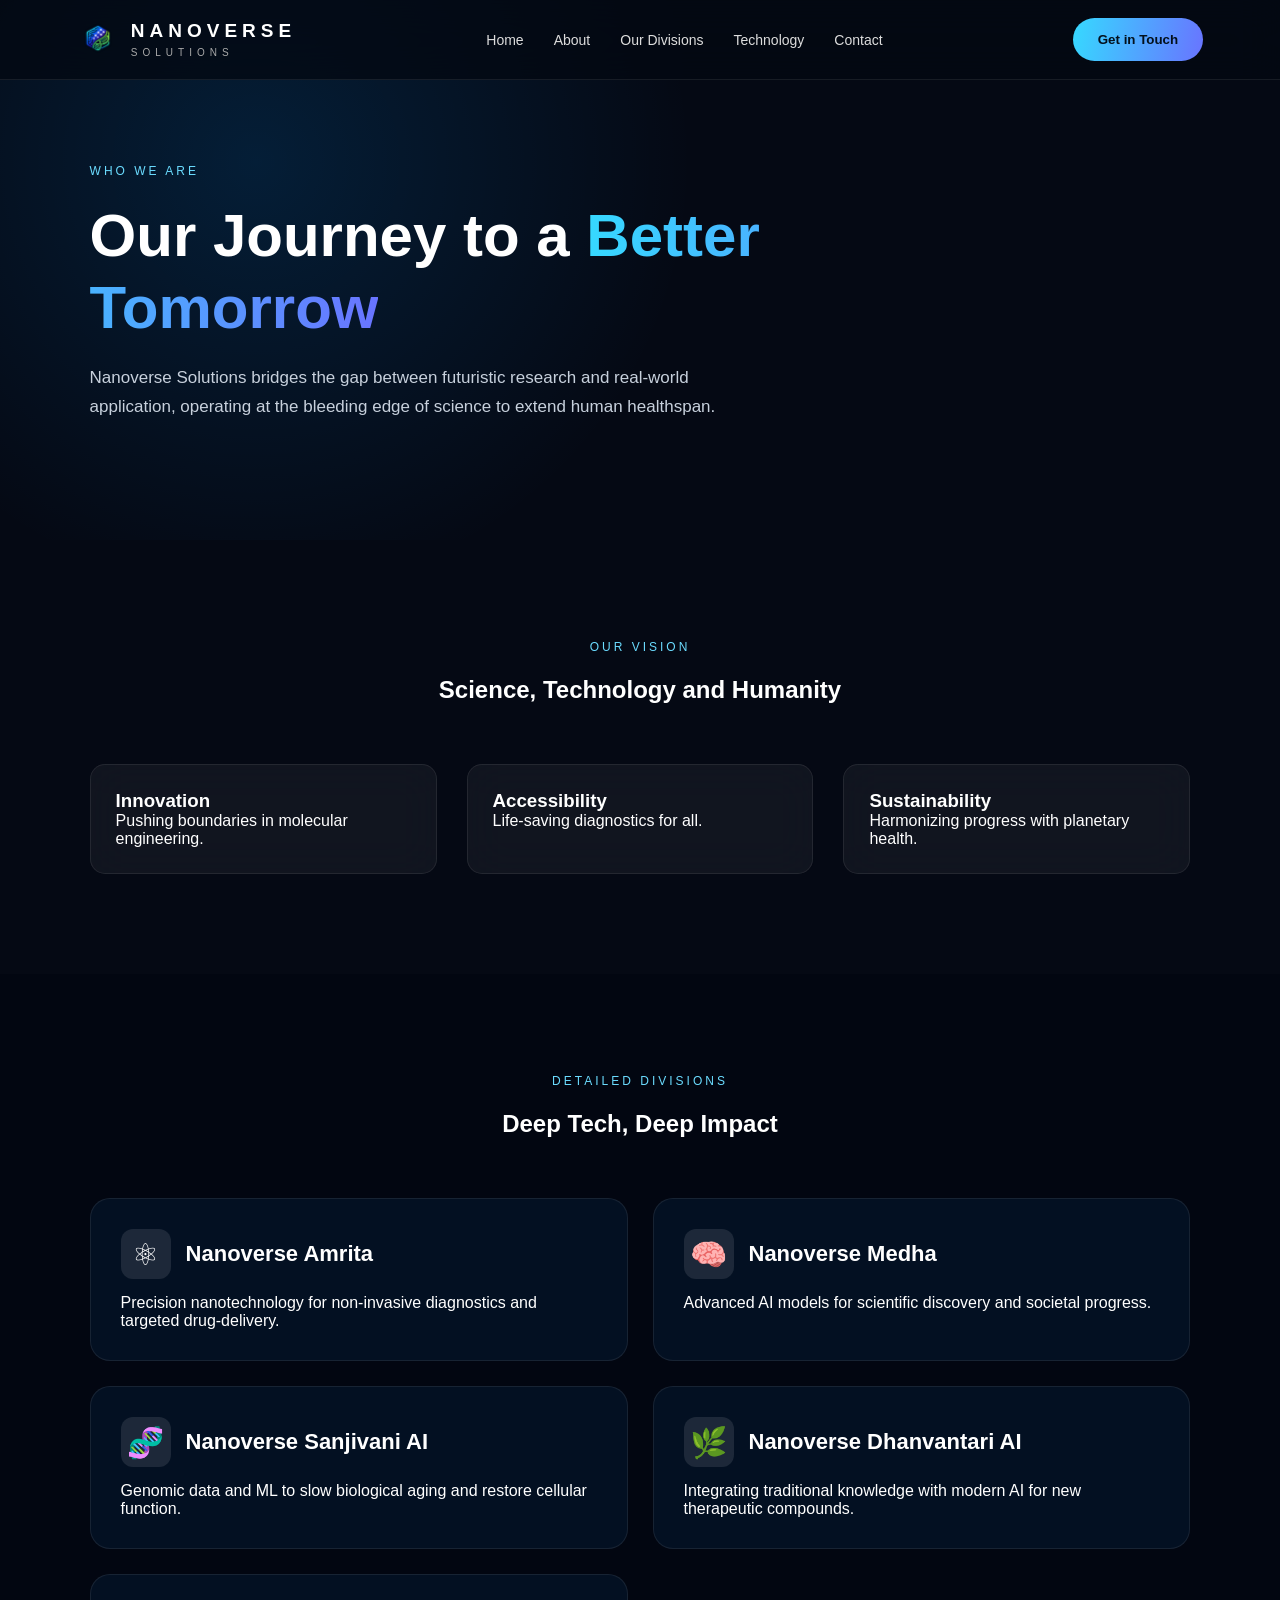
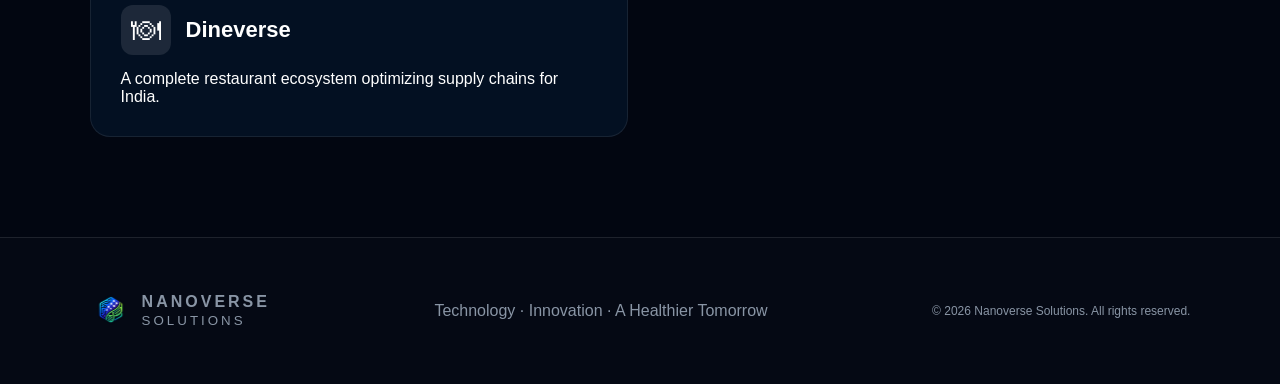
<file: about.html>
<!DOCTYPE html>
<html lang="en">
<head>
    <meta charset="UTF-8">
    <meta name="viewport" content="width=device-width, initial-scale=1.0">
    <title>About Us - Nanoverse Solutions</title>
    <link rel="stylesheet" href="style.css">
    <style>
        .about-hero {
            min-height: 60vh;
            padding: 160px 7% 80px;
            display: flex;
            align-items: center;
            background: radial-gradient(circle at 20% 30%, rgba(0, 150, 255, 0.15), transparent 40%), var(--bg-deep-space);
        }
        .about-hero .hero-content { width: 100%; max-width: 800px; }
        .about-hero h1 { font-size: clamp(35px, 5vw, 60px); line-height: 1.2; margin-bottom: 20px; }

        .vision-pillars {
            display: grid;
            grid-template-columns: repeat(3, 1fr);
            gap: 30px;
            margin-top: 40px;
        }
        .vision-item {
            background: rgba(255, 255, 255, 0.05);
            padding: 25px;
            border-radius: 15px;
            backdrop-filter: var(--glass-blur);
            border: 1px solid var(--glass-border);
            transition: var(--transition-smooth);
        }
        .vision-item:hover { transform: translateY(-5px); background: rgba(255, 255, 255, 0.1); }

        .detailed-division-grid {
            display: grid;
            grid-template-columns: repeat(2, 1fr);
            gap: 25px;
            margin-top: 40px;
        }
        .detailed-card {
            background: var(--glass-bg);
            padding: 30px;
            border-radius: 20px;
            border: 1px solid var(--glass-border);
            transition: var(--transition-smooth);
        }
        .detailed-card:hover { transform: scale(1.02); box-shadow: 0 15px 40px rgba(0,0,0,0.3); }
        .card-header { display: flex; align-items: center; gap: 15px; margin-bottom: 15px; }
        .card-header .division-icon {
            font-size: 30px;
            background: rgba(255,255,255,0.1);
            width: 50px; height: 50px;
            display: flex; align-items: center; justify-content: center;
            border-radius: 12px;
        }
        .card-header h3 { font-size: 22px; }

        @media(max-width: 900px) {
            .detailed-division-grid, .vision-pillars { grid-template-columns: 1fr; }
        }
    </style>
</head>
<body>
    <header class="navbar">
        <div class="logo">
            <div class="logo-symbol"><img src="assets/logo.png" alt="Logo"></div>
            <div><h2>NANOVERSE</h2><span>SOLUTIONS</span></div>
        </div>
        <nav>
            <a href="index.html#home">Home</a>
            <a href="about.html" class="active">About</a>
            <a href="index.html#divisions">Our Divisions</a>
            <a href="index.html#technology">Technology</a>
            <a href="index.html#contact">Contact</a>
        </nav>
        <button class="contact-btn" onclick="location.href='contact.html'">Get in Touch</button>
        <button class="menu-btn" onclick="toggleMenu()">☰</button>
    </header>

    <section class="about-hero">
        <div class="hero-content">
            <p class="eyebrow">WHO WE ARE</p>
            <h1>Our Journey to a <span style="background: linear-gradient(90deg, var(--accent-cyan), var(--accent-blue)); -webkit-background-clip: text; color: transparent;">Better Tomorrow</span></h1>
            <p class="hero-description">Nanoverse Solutions bridges the gap between futuristic research and real-world application, operating at the bleeding edge of science to extend human healthspan.</p>
        </div>
    </section>

    <section class="section" style="padding: 100px 7%;">
        <div style="text-align: center; margin-bottom: 60px;">
            <p class="section-label">OUR VISION</p>
            <h2>Science, Technology and Humanity</h2>
        </div>
        <div class="vision-pillars">
            <div class="vision-item"><h3>Innovation</h3><p>Pushing boundaries in molecular engineering.</p></div>
            <div class="vision-item"><h3>Accessibility</h3><p>Life-saving diagnostics for all.</p></div>
            <div class="vision-item"><h3>Sustainability</h3><p>Harmonizing progress with planetary health.</p></div>
        </div>
    </section>

    <section class="section" style="padding: 100px 7%; background: var(--bg-navy);">
        <div style="text-align: center; margin-bottom: 60px;">
            <p class="section-label">DETAILED DIVISIONS</p>
            <h2>Deep Tech, Deep Impact</h2>
        </div>
        <div class="detailed-division-grid">
            <div class="detailed-card">
                <div class="card-header"><div class="division-icon">⚛</div><h3>Nanoverse Amrita</h3></div>
                <p>Precision nanotechnology for non-invasive diagnostics and targeted drug-delivery.</p>
            </div>
            <div class="detailed-card">
                <div class="card-header"><div class="division-icon">🧠</div><h3>Nanoverse Medha</h3></div>
                <p>Advanced AI models for scientific discovery and societal progress.</p>
            </div>
            <div class="detailed-card">
                <div class="card-header"><div class="division-icon">🧬</div><h3>Nanoverse Sanjivani AI</h3></div>
                <p>Genomic data and ML to slow biological aging and restore cellular function.</p>
            </div>
            <div class="detailed-card">
                <div class="card-header"><div class="division-icon">🌿</div><h3>Nanoverse Dhanvantari AI</h3></div>
                <p>Integrating traditional knowledge with modern AI for new therapeutic compounds.</p>
            </div>
            <div class="detailed-card">
                <div class="card-header"><div class="division-icon">🍽</div><h3>Dineverse</h3></div>
                <p>A complete restaurant ecosystem optimizing supply chains for India.</p>
            </div>
        </div>
    </section>

    <footer>
        <div class="footer-logo">
            <div class="logo-symbol"><img src="assets/logo.png" alt="Logo"></div>
            <div><strong>NANOVERSE</strong><small>SOLUTIONS</small></div>
        </div>
        <p>Technology · Innovation · A Healthier Tomorrow</p>
        <p class="copyright">© 2026 Nanoverse Solutions. All rights reserved.</p>
    </footer>
    <script src="script.js"></script>
</body>
</html>
</file>
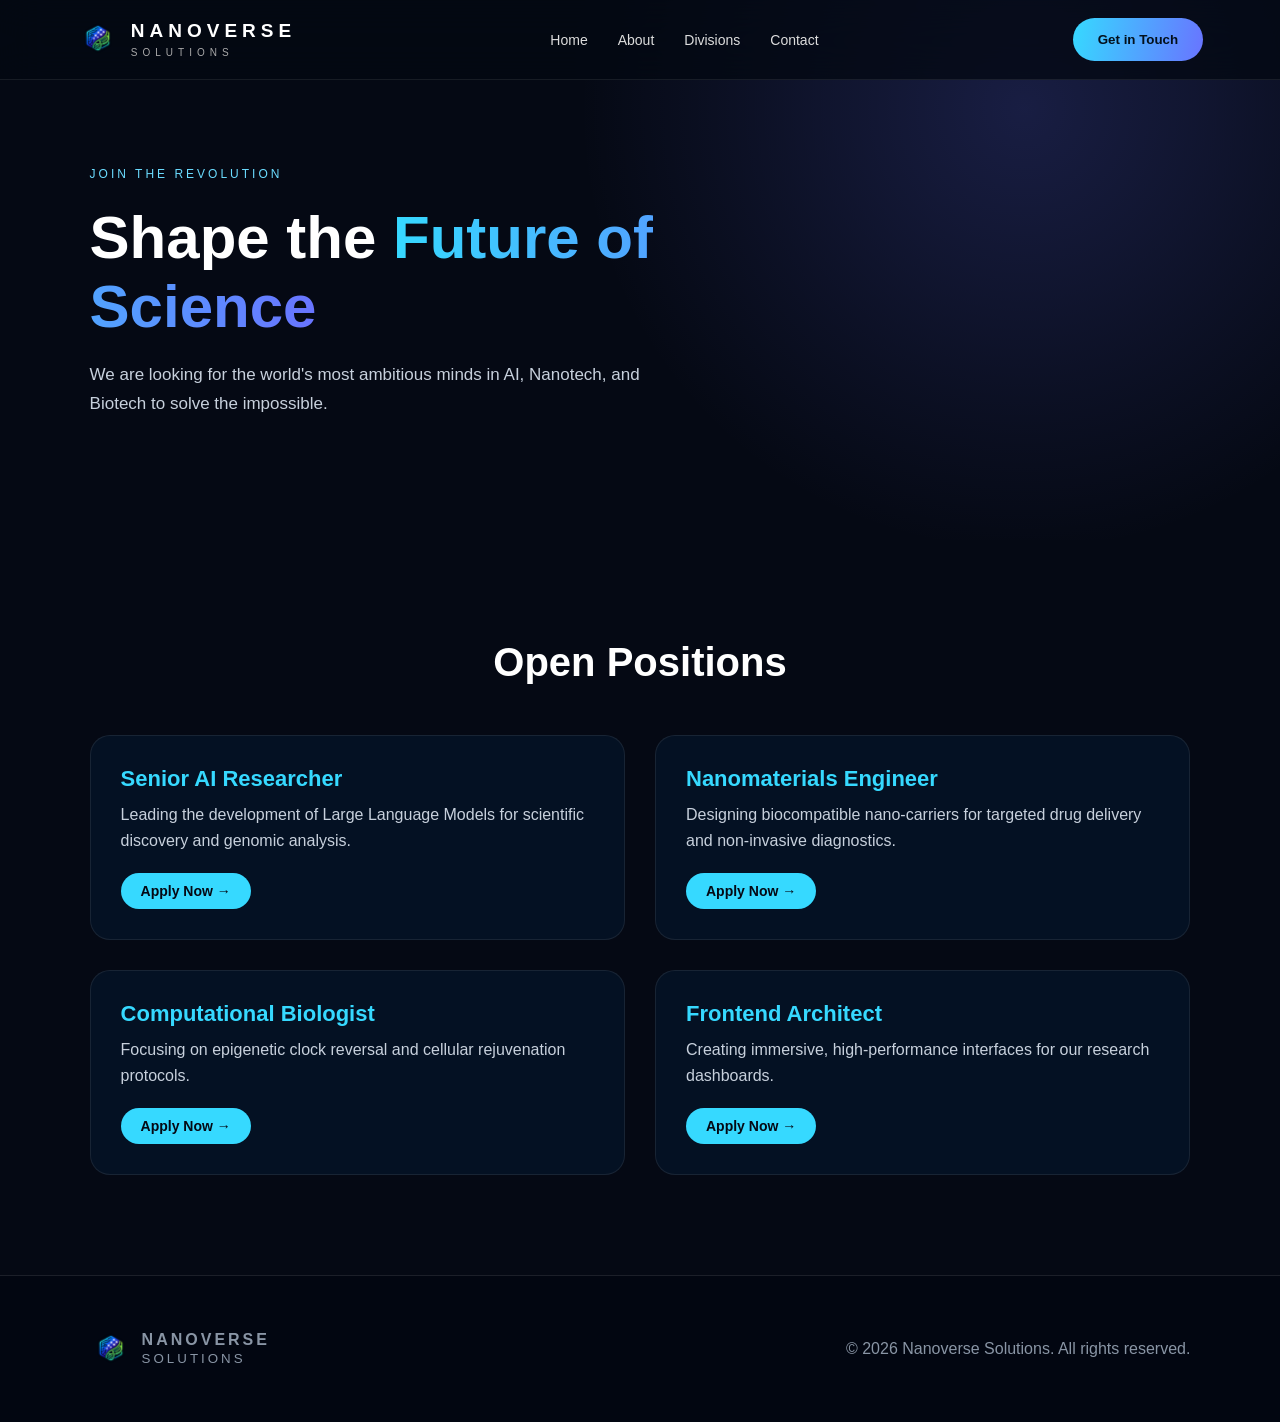
<file: careers.html>
<!DOCTYPE html>
<html lang="en">
<head>
    <meta charset="UTF-8">
    <meta name="viewport" content="width=device-width, initial-scale=1.0">
    <title>Careers - Nanoverse Solutions</title>
    <link rel="stylesheet" href="style.css">
    <style>
        .careers-hero {
            min-height: 60vh;
            padding: 160px 7% 80px;
            display: flex;
            align-items: center;
            background: radial-gradient(circle at 80% 20%, rgba(103, 112, 255, 0.2), transparent 40%), var(--bg-deep-space);
        }
        .careers-hero h1 { font-size: clamp(35px, 5vw, 60px); margin-bottom: 20px; }

        .job-section { padding: 100px 7%; }
        .job-grid {
            display: grid;
            grid-template-columns: repeat(auto-fit, minmax(350px, 1fr));
            gap: 30px;
            margin-top: 50px;
        }
        .job-card {
            background: var(--glass-bg);
            padding: 30px;
            border-radius: 20px;
            border: 1px solid var(--glass-border);
            transition: var(--transition-smooth);
            display: flex;
            flex-direction: column;
            justify-content: space-between;
        }
        .job-card:hover { transform: translateY(-5px); border-color: var(--accent-cyan); }
        .job-card h3 { font-size: 22px; margin-bottom: 10px; color: var(--accent-cyan); }
        .job-card p { color: var(--text-muted); margin-bottom: 20px; line-height: 1.6; }
        .apply-btn {
            width: fit-content;
            padding: 10px 20px;
            border-radius: 20px;
            background: var(--accent-cyan);
            color: var(--bg-deep-space);
            text-decoration: none;
            font-weight: bold;
            font-size: 14px;
            transition: 0.3s;
        }
        .apply-btn:hover { background: white; transform: scale(1.05); }
    </style>
</head>
<body>
    <header class="navbar">
        <div class="logo">
            <div class="logo-symbol"><img src="assets/logo.png" alt="Logo"></div>
            <div><h2>NANOVERSE</h2><span>SOLUTIONS</span></div>
        </div>
        <nav>
            <a href="index.html">Home</a>
            <a href="about.html">About</a>
            <a href="index.html#divisions">Divisions</a>
            <a href="contact.html">Contact</a>
        </nav>
        <button class="contact-btn" onclick="location.href='contact.html'">Get in Touch</button>
        <button class="menu-btn" onclick="toggleMenu()">☰</button>
    </header>

    <section class="careers-hero">
        <div class="hero-content">
            <p class="eyebrow">JOIN THE REVOLUTION</p>
            <h1>Shape the <span style="background: linear-gradient(90deg, var(--accent-cyan), var(--accent-blue)); -webkit-background-clip: text; color: transparent;">Future of Science</span></h1>
            <p class="hero-description">We are looking for the world's most ambitious minds in AI, Nanotech, and Biotech to solve the impossible.</p>
        </div>
    </section>

    <section class="job-section">
        <h2 style="text-align: center; font-size: 40px; margin-bottom: 50px;">Open Positions</h2>
        <div class="job-grid">
            <div class="job-card">
                <div>
                    <h3>Senior AI Researcher</h3>
                    <p>Leading the development of Large Language Models for scientific discovery and genomic analysis.</p>
                </div>
                <a href="#apply" class="apply-btn">Apply Now →</a>
            </div>
            <div class="job-card">
                <div>
                    <h3>Nanomaterials Engineer</h3>
                    <p>Designing biocompatible nano-carriers for targeted drug delivery and non-invasive diagnostics.</p>
                </div>
                <a href="#apply" class="apply-btn">Apply Now →</a>
            </div>
            <div class="job-card">
                <div>
                    <h3>Computational Biologist</h3>
                    <p>Focusing on epigenetic clock reversal and cellular rejuvenation protocols.</p>
                </div>
                <a href="#apply" class="apply-btn">Apply Now →</a>
            </div>
            <div class="job-card">
                <div>
                    <h3>Frontend Architect</h3>
                    <p>Creating immersive, high-performance interfaces for our research dashboards.</p>
                </div>
                <a href="#apply" class="apply-btn">Apply Now →</a>
            </div>
        </div>
    </section>

    <footer style="background: var(--bg-navy); padding: 50px 7%;">
        <div class="footer-logo">
            <div class="logo-symbol"><img src="assets/logo.png" alt="Logo"></div>
            <div><strong>NANOVERSE</strong><small>SOLUTIONS</small></div>
        </div>
        <p>© 2026 Nanoverse Solutions. All rights reserved.</p>
    </footer>
    <script src="script.js"></script>
</body>
</html>
</file>
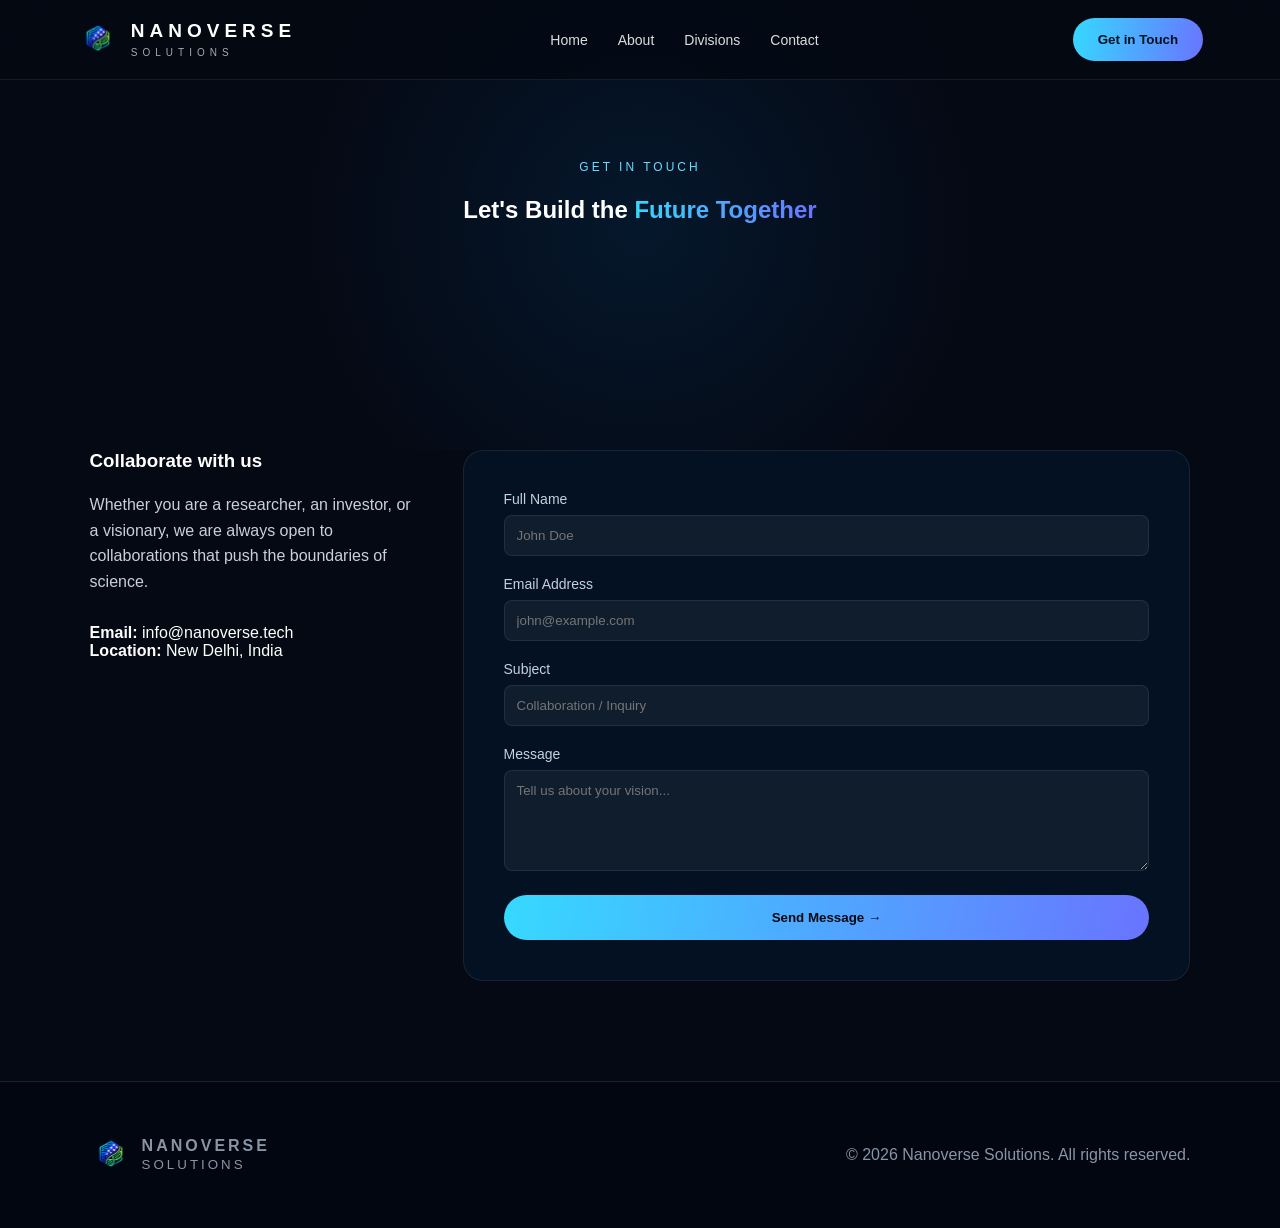
<file: contact.html>
<!DOCTYPE html>
<html lang="en">
<head>
    <meta charset="UTF-8">
    <meta name="viewport" content="width=device-width, initial-scale=1.0">
    <title>Contact Us - Nanoverse Solutions</title>
    <link rel="stylesheet" href="style.css">
    <style>
        .contact-hero {
            min-height: 50vh;
            padding: 160px 7% 60px;
            text-align: center;
            background: radial-gradient(circle at center, rgba(0, 150, 255, 0.1), transparent 50%), var(--bg-deep-space);
        }
        .contact-container {
            display: flex;
            gap: 50px;
            padding: 0 7% 100px;
            justify-content: center;
            align-items: flex-start;
        }
        .contact-info {
            flex: 1;
            max-width: 400px;
        }
        .contact-form-wrapper {
            flex: 2;
            background: var(--glass-bg);
            padding: 40px;
            border-radius: 20px;
            border: 1px solid var(--glass-border);
            backdrop-filter: var(--glass-blur);
        }
        .form-group {
            margin-bottom: 20px;
        }
        .form-group label {
            display: block;
            margin-bottom: 8px;
            color: var(--text-muted);
            font-size: 14px;
        }
        .form-group input, .form-group textarea {
            width: 100%;
            padding: 12px;
            background: rgba(255,255,255,0.05);
            border: 1px solid var(--glass-border);
            border-radius: 8px;
            color: white;
            font-family: inherit;
            outline: none;
            transition: 0.3s;
        }
        .form-group input:focus, .form-group textarea:focus {
            border-color: var(--accent-cyan);
            background: rgba(255,255,255,0.1);
        }
        .submit-btn {
            width: 100%;
            padding: 15px;
            border-radius: 30px;
            border: none;
            background: linear-gradient(100deg, var(--accent-cyan), var(--accent-blue));
            color: var(--bg-deep-space);
            font-weight: bold;
            cursor: pointer;
            transition: var(--transition-smooth);
        }
        .submit-btn:hover {
            transform: translateY(-3px);
            box-shadow: 0 10px 20px var(--accent-glow);
        }

        @media(max-width: 800px) {
            .contact-container { flex-direction: column; align-items: center; }
            .contact-info { text-align: center; margin-bottom: 40px; }
        }
    </style>
</head>
<body>
    <header class="navbar">
        <div class="logo">
            <div class="logo-symbol"><img src="assets/logo.png" alt="Logo"></div>
            <div><h2>NANOVERSE</h2><span>SOLUTIONS</span></div>
        </div>
        <nav>
            <a href="index.html">Home</a>
            <a href="about.html">About</a>
            <a href="index.html#divisions">Divisions</a>
            <a href="contact.html" class="active">Contact</a>
        </nav>
        <button class="contact-btn" onclick="location.href='contact.html'">Get in Touch</button>
        <button class="menu-btn" onclick="toggleMenu()">☰</button>
    </header>

    <section class="contact-hero">
        <p class="section-label">GET IN TOUCH</p>
        <h1>Let's Build the <span style="background: linear-gradient(90deg, var(--accent-cyan), var(--accent-blue)); -webkit-background-clip: text; color: transparent;">Future Together</span></h1>
    </section>

    <div class="contact-container">
        <div class="contact-info">
            <h3>Collaborate with us</h3>
            <p style="color: var(--text-muted); margin: 20px 0; line-height: 1.6;">
                Whether you are a researcher, an investor, or a visionary, we are always open to collaborations that push the boundaries of science.
            </p>
            <div style="margin-top: 30px;">
                <p><strong>Email:</strong> info@nanoverse.tech</p>
                <p><strong>Location:</strong> New Delhi, India</p>
            </div>
        </div>

        <div class="contact-form-wrapper">
            <form id="contactForm" onsubmit="event.preventDefault(); showMessage();">
                <div class="form-group">
                    <label>Full Name</label>
                    <input type="text" placeholder="John Doe" required>
                </div>
                <div class="form-group">
                    <label>Email Address</label>
                    <input type="email" placeholder="john@example.com" required>
                </div>
                <div class="form-group">
                    <label>Subject</label>
                    <input type="text" placeholder="Collaboration / Inquiry" required>
                </div>
                <div class="form-group">
                    <label>Message</label>
                    <textarea rows="5" placeholder="Tell us about your vision..." required></textarea>
                </div>
                <button type="submit" class="submit-btn">Send Message →</button>
            </form>
        </div>
    </div>

    <footer style="background: var(--bg-navy); padding: 50px 7%;">
        <div class="footer-logo">
            <div class="logo-symbol"><img src="assets/logo.png" alt="Logo"></div>
            <div><strong>NANOVERSE</strong><small>SOLUTIONS</small></div>
        </div>
        <p>© 2026 Nanoverse Solutions. All rights reserved.</p>
    </footer>
    <script src="script.js"></script>
</body>
</html>
</file>
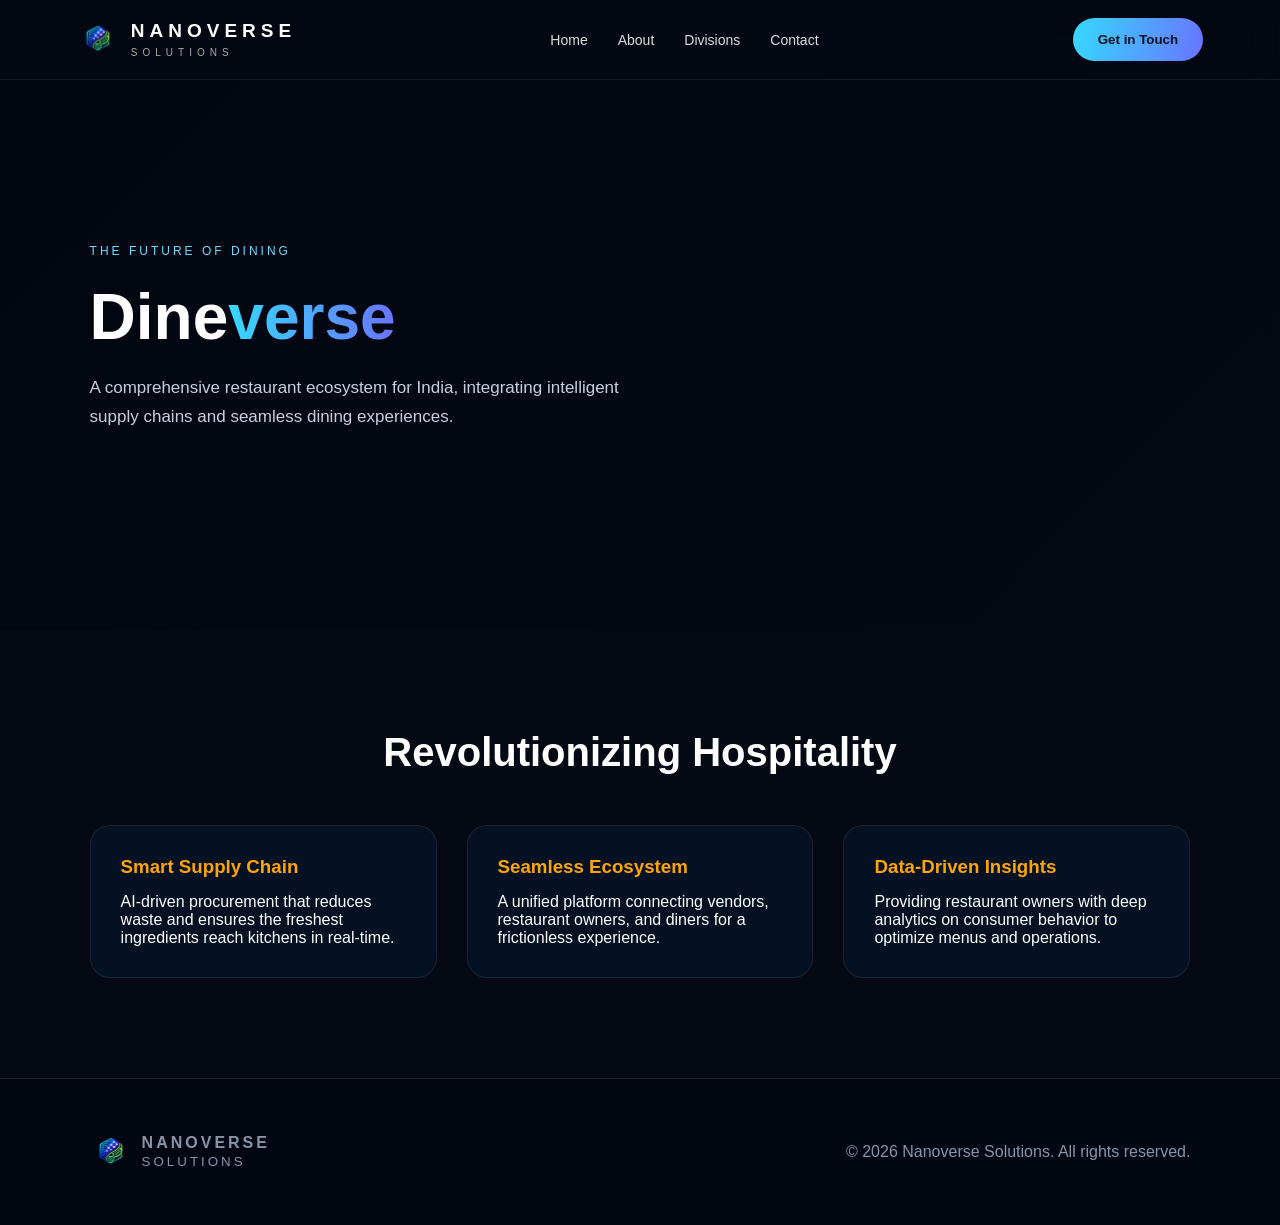
<file: pages/dineverse.html>
<!DOCTYPE html>
<html lang="en">
<head>
    <meta charset="UTF-8">
    <meta name="viewport" content="width=device-width, initial-scale=1.0">
    <title>Dineverse - Restaurant Ecosystem</title>
    <link rel="stylesheet" href="../style.css">
    <style>
        .division-hero {
            min-height: 70vh;
            padding: 160px 7% 80px;
            display: flex;
            align-items: center;
            background: linear-gradient(135deg, var(--bg-navy), var(--bg-deep-space));
            position: relative;
        }
        .division-hero h1 { font-size: clamp(40px, 5vw, 70px); margin-bottom: 20px; }
        .content-section { padding: 100px 7%; }
        .feature-grid {
            display: grid;
            grid-template-columns: repeat(auto-fit, minmax(300px, 1fr));
            gap: 30px;
            margin-top: 50px;
        }
        .feature-box {
            background: var(--glass-bg);
            padding: 30px;
            border-radius: 20px;
            border: 1px solid var(--glass-border);
            transition: var(--transition-smooth);
        }
        .feature-box:hover { transform: translateY(-10px); border-color: #ffa500; }
        .feature-box h3 { color: #ffa500; margin-bottom: 15px; }
    </style>
</head>
<body>
    <header class="navbar">
        <div class="logo">
            <div class="logo-symbol"><img src="../assets/logo.png" alt="Logo"></div>
            <div><h2>NANOVERSE</h2><span>SOLUTIONS</span></div>
        </div>
        <nav>
            <a href="../index.html">Home</a>
            <a href="../about.html">About</a>
            <a href="../index.html#divisions">Divisions</a>
            <a href="../contact.html">Contact</a>
        </nav>
        <button class="contact-btn" onclick="location.href='../contact.html'">Get in Touch</button>
        <button class="menu-btn" onclick="toggleMenu()">☰</button>
    </header>

    <section class="division-hero">
        <div class="hero-content">
            <p class="eyebrow">THE FUTURE OF DINING</p>
            <h1>Dine<span style="background: linear-gradient(90deg, var(--accent-cyan), var(--accent-blue)); -webkit-background-clip: text; color: transparent;">verse</span></h1>
            <p class="hero-description">A comprehensive restaurant ecosystem for India, integrating intelligent supply chains and seamless dining experiences.</p>
        </div>
    </section>

    <section class="content-section">
        <h2 style="text-align: center; font-size: 40px; margin-bottom: 50px;">Revolutionizing Hospitality</h2>
        <div class="feature-grid">
            <div class="feature-box">
                <h3>Smart Supply Chain</h3>
                <p>AI-driven procurement that reduces waste and ensures the freshest ingredients reach kitchens in real-time.</p>
            </div>
            <div class="feature-box">
                <h3>Seamless Ecosystem</h3>
                <p>A unified platform connecting vendors, restaurant owners, and diners for a frictionless experience.</p>
            </div>
            <div class="feature-box">
                <h3>Data-Driven Insights</h3>
                <p>Providing restaurant owners with deep analytics on consumer behavior to optimize menus and operations.</p>
            </div>
        </div>
    </section>

    <footer style="background: var(--bg-navy); padding: 50px 7%;">
        <div class="footer-logo">
            <div class="logo-symbol"><img src="../assets/logo.png" alt="Logo"></div>
            <div><strong>NANOVERSE</strong><small>SOLUTIONS</small></div>
        </div>
        <p>© 2026 Nanoverse Solutions. All rights reserved.</p>
    </footer>
    <script src="../script.js"></script>
</body>
</html>
</file>
<file: style.css>
/* ================= VARIABLES ================= */
:root {
    --bg-deep-space: #050914;
    --bg-navy: #020611;
    --bg-light: #f5f8fc;

    --accent-cyan: #36d9ff;
    --accent-blue: #6974ff;
    --accent-purple: #7770ff;
    --accent-glow: rgba(54, 217, 255, 0.3);

    --text-main: #ffffff;
    --text-muted: #c7d0dc;
    --text-dark: #07101d;
    --text-grey: #8995a5;

    --glass-bg: rgba(5, 20, 40, 0.75);
    --glass-border: rgba(255, 255, 255, 0.08);
    --glass-blur: blur(20px);

    --transition-smooth: 0.3s cubic-bezier(0.4, 0, 0.2, 1);
}

* {
    margin: 0;
    padding: 0;
    box-sizing: border-box;
}

html {
    scroll-behavior: smooth;
}

body {
    font-family: 'Inter', Arial, Helvetica, sans-serif;
    background: var(--bg-deep-space);
    color: var(--text-main);
    overflow-x: hidden;
}



/* ================= NAVBAR ================= */

.navbar {
    position: fixed;
    top: 0;
    left: 0;

    width: 100%;
    height: 80px;

    display: flex;
    align-items: center;
    justify-content: space-between;

    padding: 0 6%;

    z-index: 1000;

    background: rgba(3, 8, 18, 0.75);
    backdrop-filter: blur(20px);

    border-bottom: 1px solid rgba(255,255,255,0.08);
}


.logo {
    display: flex;
    align-items: center;
    gap: 12px;
}

.logo-symbol img {
    width: 42px;
    height: 42px;
    object-fit: contain;
}

.logo h2 {
    font-size: 19px;
    letter-spacing: 5px;
}

.logo span {
    font-size: 10px;
    letter-spacing: 5px;
    color: #aaa;
}


nav {
    display: flex;
    gap: 30px;
}

nav a {
    color: #ddd;
    text-decoration: none;
    font-size: 14px;

    transition: 0.3s;
}

nav a:hover,
nav a.active {
    color: #35d9ff;
}


.contact-btn,
.primary-btn {
    border: none;

    padding: 14px 25px;

    border-radius: 30px;

    font-weight: bold;

    background: linear-gradient(
        100deg,
        var(--accent-cyan),
        var(--accent-blue)
    );

    color: #03101c;

    cursor: pointer;

    transition: var(--transition-smooth);
}

.contact-btn:hover,
.primary-btn:hover {
    transform: translateY(-3px);

    box-shadow:
        0 10px 30px var(--accent-glow);
}


.menu-btn {
    display: none;

    background: none;
    border: none;

    color: white;

    font-size: 28px;
}


/* ================= HERO ================= */

.hero {
    min-height: 100vh;

    padding: 160px 7% 80px;

    display: flex;
    align-items: center;

    position: relative;

    overflow: hidden;

    background:
        radial-gradient(
            circle at 75% 50%,
            rgba(0,150,255,0.2),
            transparent 35%
        ),
        linear-gradient(
            135deg,
            #020611,
            #071525
        );
}


.hero-content {
    width: 52%;

    position: relative;
    z-index: 10;
}


.eyebrow,
.section-label {
    font-size: 12px;

    letter-spacing: 3px;

    color: #6bdcff;

    margin-bottom: 22px;
}


.hero h1 {
    font-size: clamp(45px, 5vw, 75px);

    line-height: 1.05;

    margin-bottom: 28px;
}

.hero h1 span,
.section-header h2 span,
.mission h2 span,
.technology h2 span,
.contact h2 span {
    background: linear-gradient(
        90deg,
        var(--accent-cyan),
        var(--accent-blue)
    );

    background-clip: text;
    -webkit-background-clip: text;

    color: transparent;
}


.hero-description {
    max-width: 650px;

    color: #c7d0dc;

    font-size: 17px;

    line-height: 1.7;

    margin-bottom: 35px;
}


.hero-buttons {
    display: flex;
    gap: 18px;
}


.secondary-btn {
    padding: 14px 28px;

    border-radius: 30px;

    border: 1px solid #54baff;

    color: white;

    background: transparent;

    cursor: pointer;

    transition: 0.3s;
}

.secondary-btn:hover {
    background: rgba(50,190,255,0.1);
}


/* ================= EARTH ================= */

.earth-container {
    position: absolute;

    right: 5%;
    top: 18%;

    width: 60%;
    height: 70%;
}


.earth {
    width: 650px;
    height: 650px;

    border-radius: 50%;

    position: absolute;

    right: 0;
    top: 0;

    background: url('assets/earth.jpg') center center / cover no-repeat;

    box-shadow:
        0 0 80px rgba(0,180,255,0.35),
        inset -50px -30px 100px #000;

    animation: floatEarth 7s ease-in-out infinite;
}


@keyframes floatEarth {

    0%,100% {
        transform: translateY(0);
    }

    50% {
        transform: translateY(-15px);
    }
}


.tech-card {
    position: absolute;

    display: flex;

    gap: 12px;

    align-items: center;

    padding: 15px 20px;

    border: 1px solid rgba(60,210,255,0.5);

    border-radius: 12px;

    background: rgba(5,20,40,0.75);

    backdrop-filter: blur(15px);

    box-shadow:
        0 10px 30px rgba(0,0,0,0.4);
}

.tech-card span {
    font-size: 25px;
}

.tech-card b {
    display: block;
}

.tech-card small {
    color: #bbb;
}

.card-ai {
    top: 10%;
    right: 10%;
}

.card-bio {
    top: 30%;
    right: -10%;
}

.card-nano {
    top: 50%;
    right: -15%;
}

.card-green {
    bottom: 10%;
    right: -5%;
}


/* ================= SECTIONS ================= */

.section {
    padding: 100px 7%;
}


.divisions {
    background: #f5f8fc;

    color: #07101d;
}


.section-header {
    display: flex;

    justify-content: space-between;

    align-items: end;

    margin-bottom: 35px;
}


.section-header h2 {
    font-size: 42px;
}


.section-header > a {
    color: #168bff;
    text-decoration: none;
}


.division-grid {
    display: grid;

    grid-template-columns:
        repeat(5, 1fr);

    gap: 15px;
}


.division-card {
    background: white;

    border-radius: 14px;

    overflow: hidden;

    box-shadow:
        0 8px 30px rgba(20,40,80,0.1);

    transition: 0.35s;
}


.division-card:hover {
    transform: translateY(-8px);

    box-shadow:
        0 20px 40px rgba(20,60,120,0.18);
}


.division-card img {
    width: 100%;
    height: 150px;

    object-fit: cover;
}


.division-info {
    padding: 18px;

    display: flex;

    align-items: center;

    gap: 12px;
}


.division-icon {
    font-size: 25px;
}


.division-info h3 {
    font-size: 15px;

    margin-bottom: 6px;
}


.division-info p {
    font-size: 12px;

    color: #687080;

    line-height: 1.4;
}


.division-info button {
    margin-left: auto;

    border: 1px solid #ddd;

    background: white;

    border-radius: 50%;

    width: 32px;
    height: 32px;

    cursor: pointer;
}


/* ================= MISSION ================= */

.mission {

    padding: 110px 7%;

    display: flex;

    justify-content: space-between;

    align-items: center;

    gap: 80px;

    background:
        linear-gradient(
            90deg,
            #dceef7,
            #8bb8ce
        );

    color: #07121d;
}


.mission-content {
    max-width: 650px;
}


.mission h2 {
    font-size: 45px;

    line-height: 1.15;

    margin-bottom: 25px;
}


.mission p:not(.section-label) {
    color: #314351;

    line-height: 1.7;

    margin-bottom: 30px;
}


.impact-stats {
    display: flex;

    gap: 60px;
}


.impact-stats div {
    text-align: center;
}


.impact-stats span {
    font-size: 40px;
}


.impact-stats h3 {
    margin-top: 10px;

    font-size: 15px;
}


/* ================= TECHNOLOGY ================= */

.technology {
    background: #050914;
}


.technology h2 {
    font-size: 50px;

    margin-bottom: 50px;

    max-width: 700px;
}


.technology-grid {
    display: grid;

    grid-template-columns:
        repeat(4, 1fr);

    gap: 20px;
}


.technology-box {
    padding: 35px;

    border: 1px solid rgba(80,200,255,0.15);

    border-radius: 20px;

    background:
        linear-gradient(
            145deg,
            rgba(20,40,70,0.8),
            rgba(5,15,30,0.8)
        );

    transition: 0.3s;
}


.technology-box:hover {
    transform: translateY(-8px);

    border-color: #25cfff;
}


.technology-box span {
    color: #29d6ff;

    font-size: 13px;
}


.technology-box h3 {
    margin: 25px 0 15px;
}


.technology-box p {
    color: #9daaba;

    line-height: 1.6;

    font-size: 14px;
}


/* ================= CONTACT ================= */

.contact {
    padding: 130px 20px;

    text-align: center;

    background:
        radial-gradient(
            circle,
            #102d4d,
            #050914
        );
}


.contact h2 {
    font-size: 55px;

    margin-bottom: 20px;
}


.contact > p:not(.section-label) {
    color: #aeb9c8;

    margin-bottom: 35px;
}


/* ================= FOOTER ================= */

footer {
    padding: 50px 7%;

    border-top: 1px solid rgba(255,255,255,0.1);

    display: flex;

    align-items: center;

    justify-content: space-between;

    color: #8995a5;
}


.footer-logo {
    display: flex;

    align-items: center;

    gap: 10px;
}


.footer-logo strong {
    display: block;

    letter-spacing: 3px;
}


.footer-logo small {
    letter-spacing: 3px;
}


.copyright {
    font-size: 12px;
}


/* ================= RESPONSIVE ================= */

@media(max-width: 1100px) {

    nav {
        gap: 15px;
    }

    .division-grid {
        grid-template-columns:
            repeat(3, 1fr);
    }

    .technology-grid {
        grid-template-columns:
            repeat(2, 1fr);
    }

    .earth {
        width: 500px;
        height: 500px;
    }
}


@media(max-width: 800px) {

    .navbar {
        height: 70px;
    }

    nav,
    .contact-btn {
        display: none;
    }

    .menu-btn {
        display: block;
    }

    .hero {
        padding-top: 130px;
        min-height: 900px;
    }

    .hero-content {
        width: 100%;
    }

    .hero h1 {
        font-size: 48px;
    }

    .earth-container {
        width: 100%;
        opacity: 0.35;
        right: -35%;
        top: 45%;
    }

    .division-grid {
        grid-template-columns:
            repeat(2, 1fr);
    }

    .mission {
        flex-direction: column;

        align-items: flex-start;
    }

    .impact-stats {
        width: 100%;

        justify-content: space-between;
    }

    footer {
        flex-direction: column;

        gap: 25px;

        text-align: center;
    }
}


@media(max-width: 550px) {

    .hero {
        padding-left: 5%;
        padding-right: 5%;
    }

    .hero h1 {
        font-size: 40px;
    }

    .hero-description {
        font-size: 15px;
    }

    .hero-buttons {
        flex-direction: column;

        align-items: flex-start;
    }

    .section,
    .mission {
        padding-left: 5%;
        padding-right: 5%;
    }

    .section-header {
        display: block;
    }

    .section-header h2 {
        font-size: 32px;
    }

    .division-grid {
        grid-template-columns: 1fr;
    }

    .technology-grid {
        grid-template-columns: 1fr;
    }

    .technology h2,
    .mission h2,
    .contact h2 {
        font-size: 38px;
    }

    .impact-stats {
        gap: 15px;
    }
}
</file>
